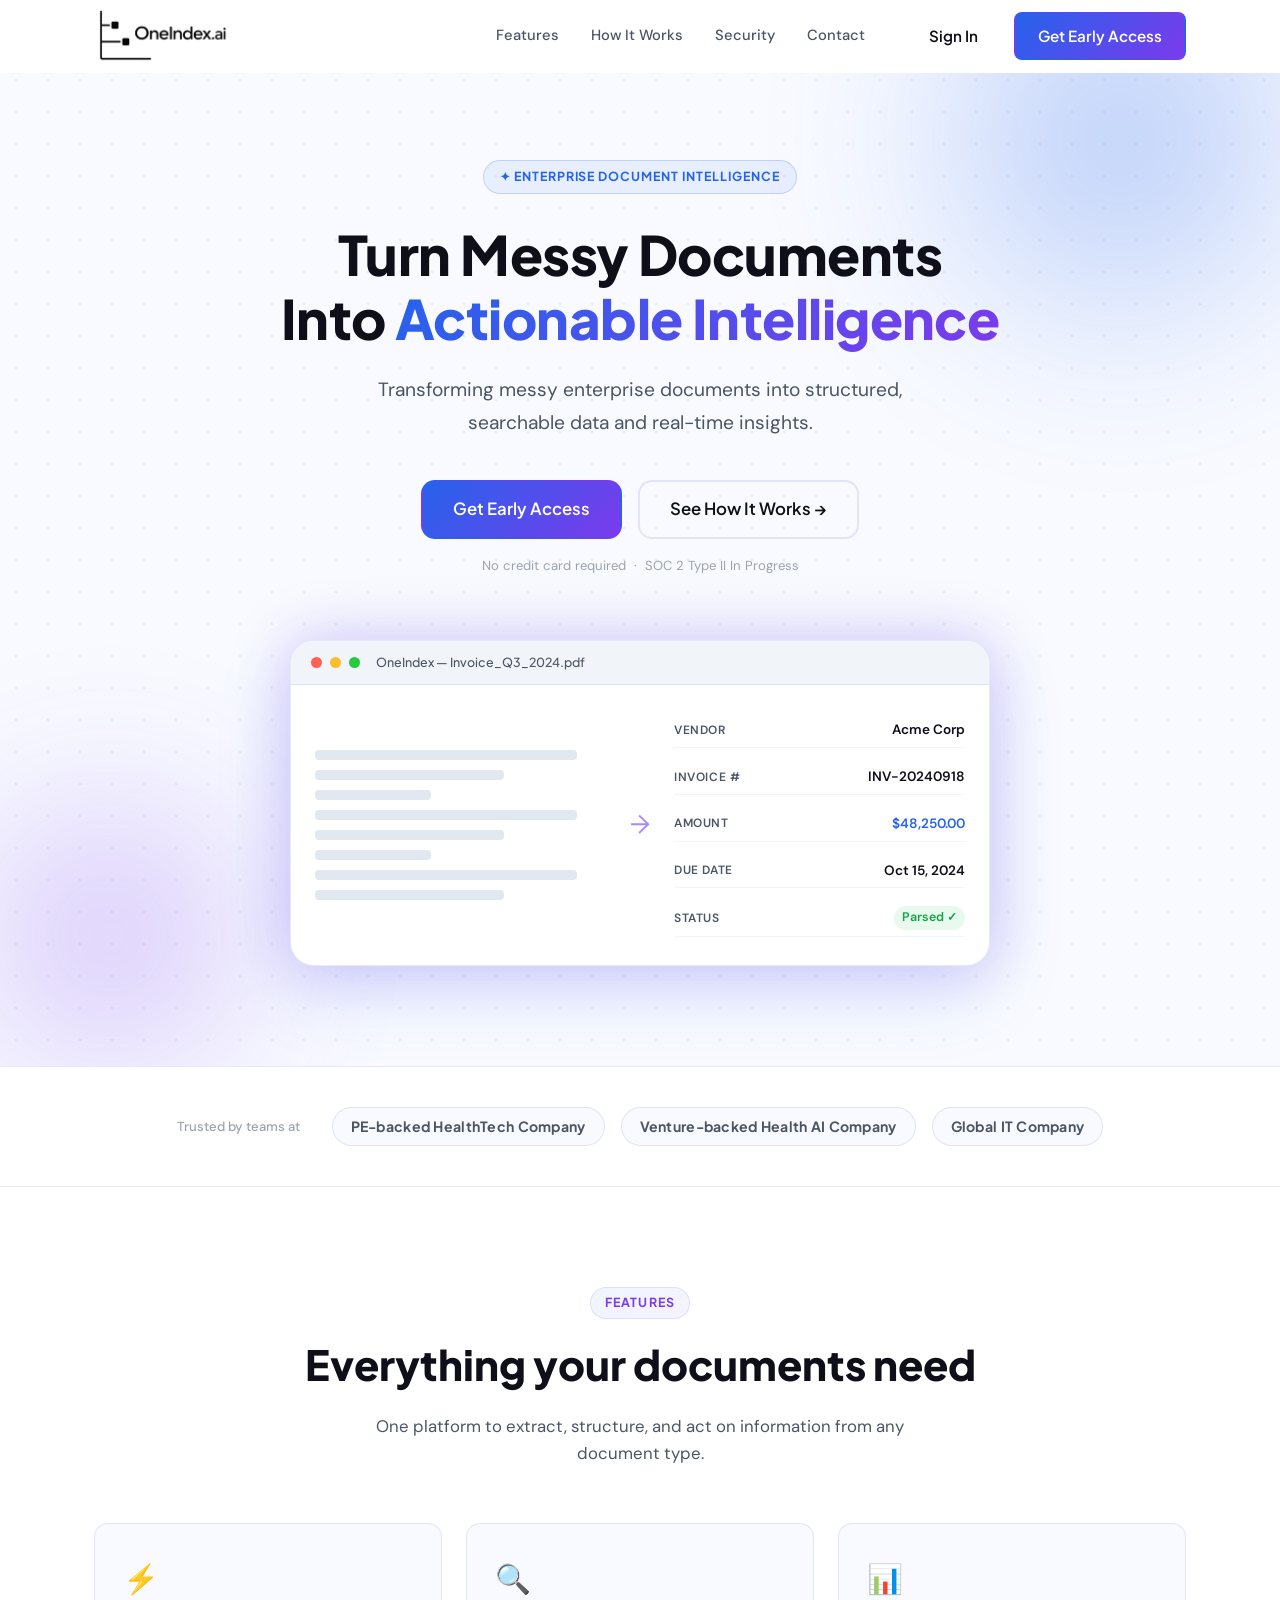
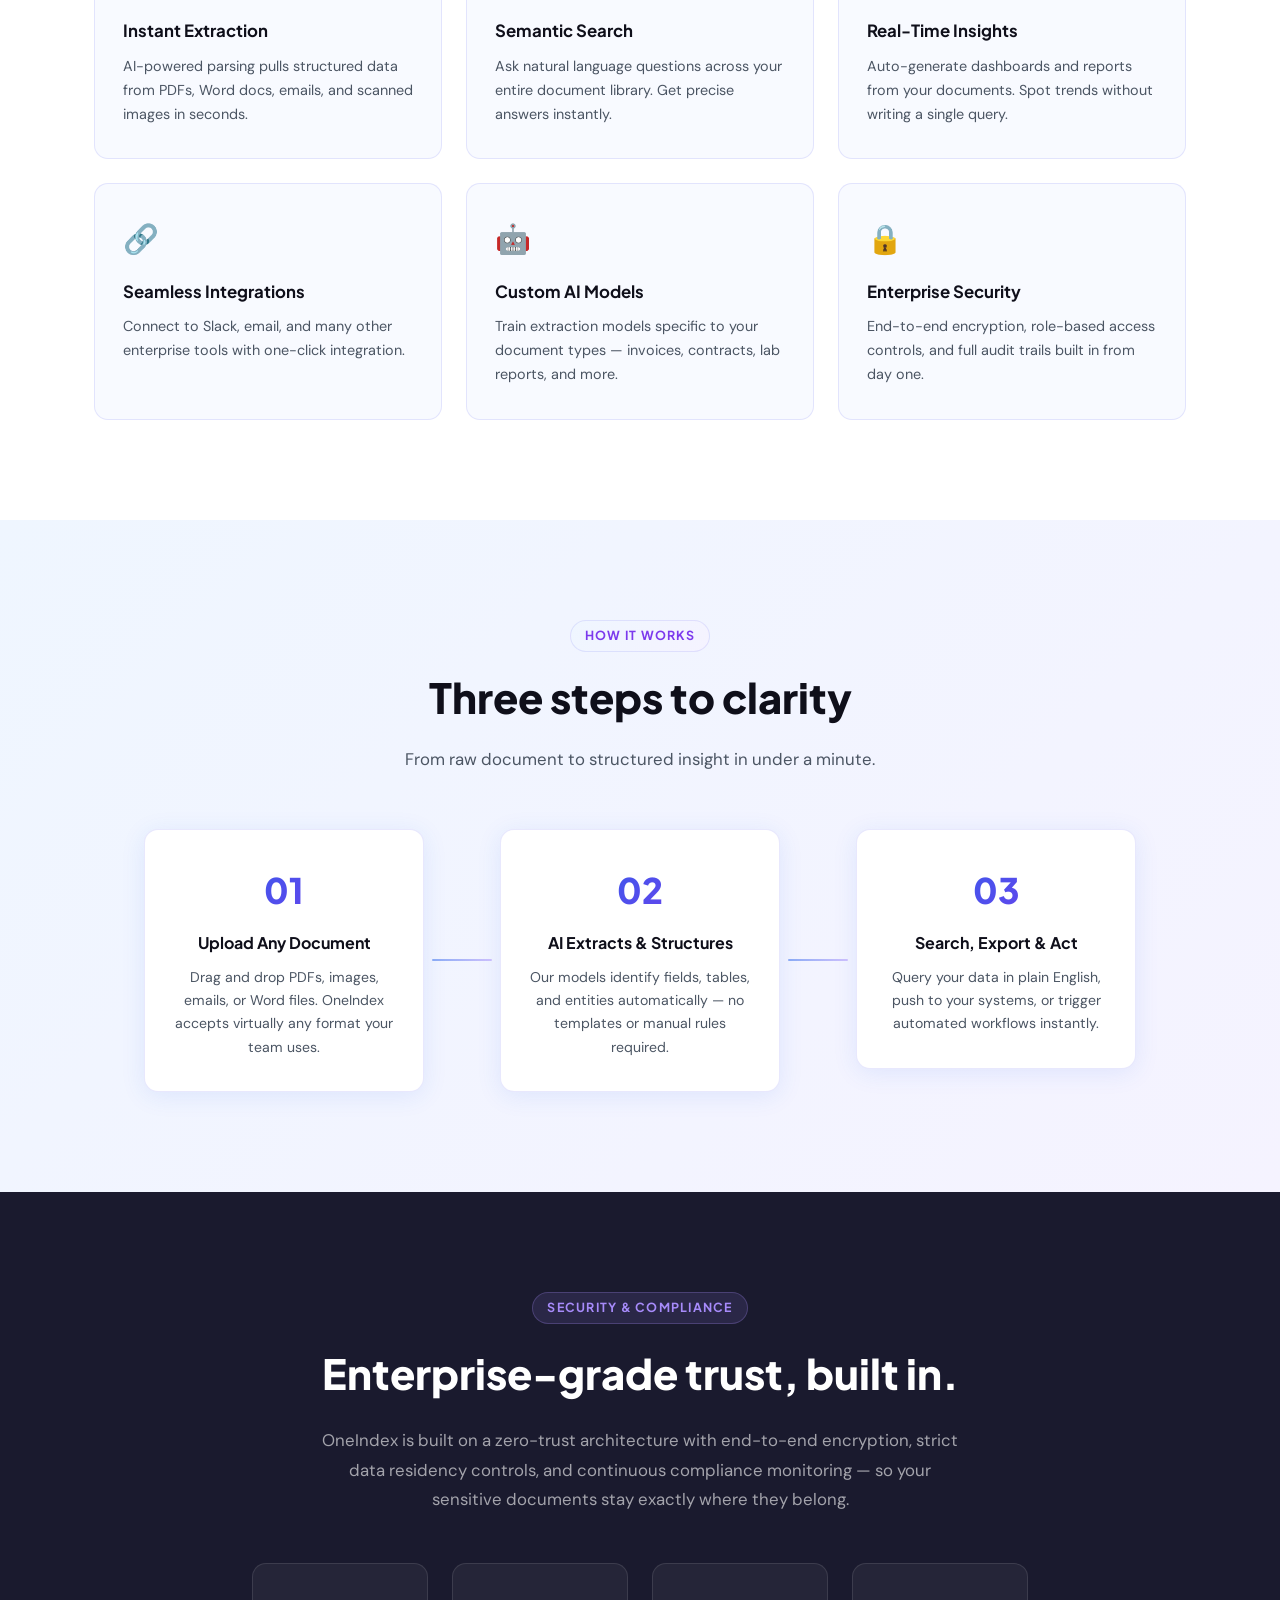
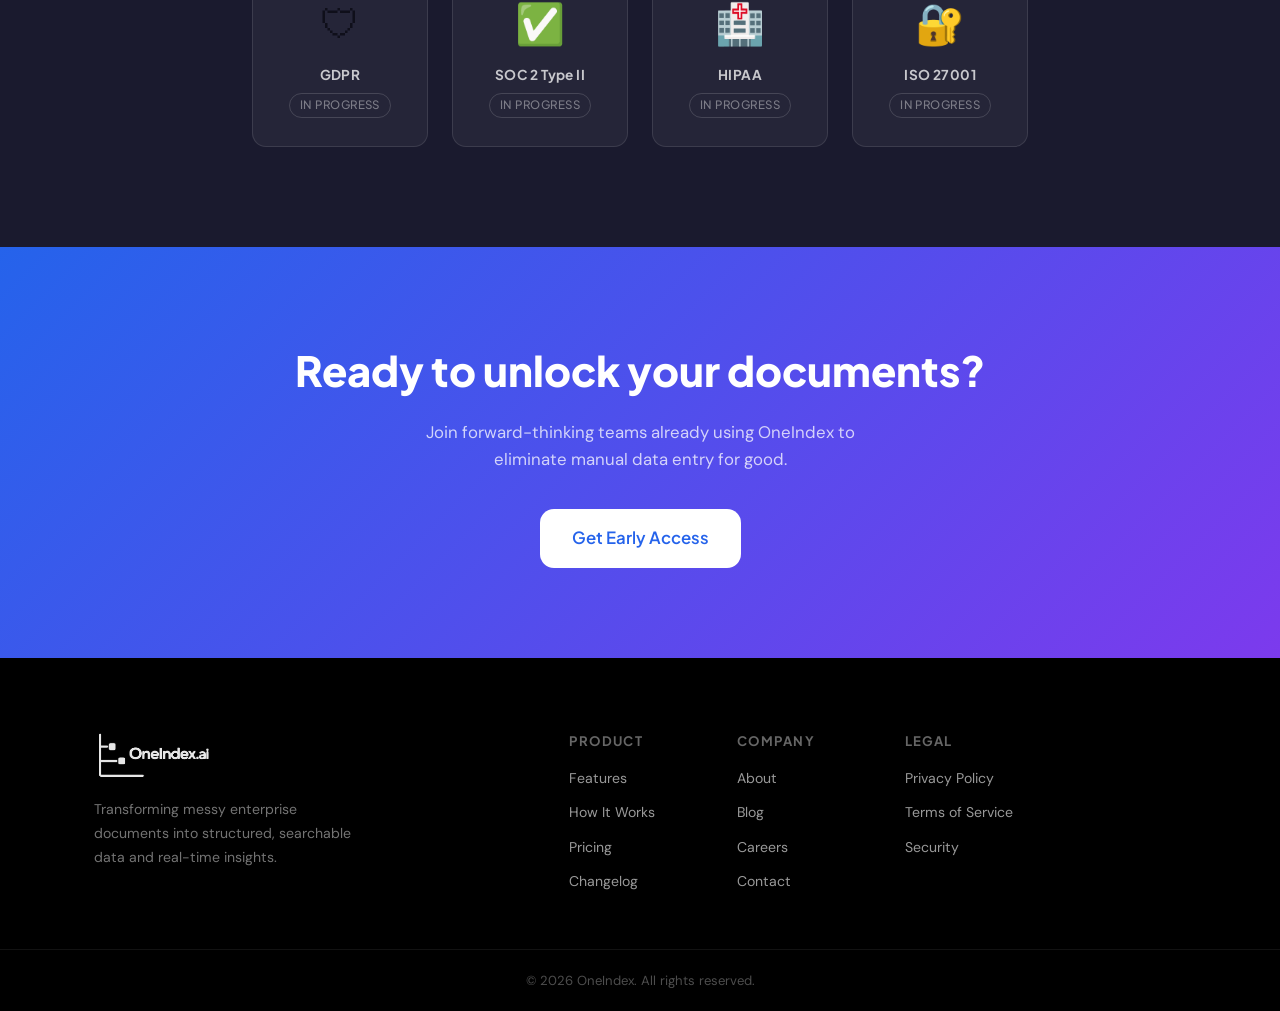
<file: index.html>
<!DOCTYPE html>
<html lang="en">
  <head>
    <meta charset="UTF-8" />
    <meta name="viewport" content="width=device-width, initial-scale=1.0" />
    <title>OneIndex</title>
    <link rel="preconnect" href="https://fonts.googleapis.com" />
    <link rel="preconnect" href="https://fonts.gstatic.com" crossorigin />
    <link
      href="https://fonts.googleapis.com/css2?family=Plus+Jakarta+Sans:wght@400;500;600;700;800&family=DM+Sans:ital,opsz,wght@0,9..40,300;0,9..40,400;0,9..40,500;1,9..40,300&display=swap"
      rel="stylesheet"
    />
    <link rel="stylesheet" href="styles.css" />
  </head>
  <body>

    <!-- ========== NAVBAR ========== -->
    <header class="navbar">
      <div class="navbar__inner">
        <a href="#" class="navbar__logo">
          <img src="logo.png" alt="OneIndex.ai" class="navbar__logo-img" />
        </a>
        <nav class="navbar__links">
          <a href="#features">Features</a>
          <a href="#how-it-works">How It Works</a>
          <a href="#security">Security</a>
          <a href="#contact">Contact</a>
        </nav>
        <div class="navbar__cta">
          <a href="#" class="btn btn--ghost">Sign In</a>
          <a href="early-access.html" target="_blank" class="btn btn--primary">Get Early Access</a>
        </div>
        <button class="navbar__burger" aria-label="Open menu">
          <span></span><span></span><span></span>
        </button>
      </div>
    </header>

    <!-- mobile nav drawer -->
    <div class="mobile-nav" id="mobileNav">
      <div class="mobile-nav__header">
        <a href="#" class="navbar__logo">
          <img src="logo.png" alt="OneIndex.ai" class="navbar__logo-img" />
        </a>
        <button class="mobile-nav__close" id="mobileNavClose" aria-label="Close menu">✕</button>
      </div>
      <div class="mobile-nav__cta">
        <a href="early-access.html" target="_blank" class="btn btn--primary">Get Early Access</a>
      </div>
      <nav class="mobile-nav__links">
        <a href="#features">Features</a>
        <a href="#how-it-works">How It Works</a>
        <a href="#security">Security</a>
        <a href="#contact">Contact</a>
      </nav>
    </div>

    <!-- ========== HERO ========== -->
    <section class="hero" id="hero">
      <div class="hero__bg-grid"></div>
      <div class="hero__orb hero__orb--1"></div>
      <div class="hero__orb hero__orb--2"></div>
      <div class="container hero__inner">
        <div class="hero__badge">✦ Enterprise Document Intelligence</div>
        <h1 class="hero__headline">
          Turn Messy Documents<br />
          Into <span class="gradient-text">Actionable Intelligence</span>
        </h1>
        <p class="hero__sub">
          Transforming messy enterprise documents into structured, searchable data and real-time insights.
        </p>
        <div class="hero__actions">
          <a href="early-access.html" target="_blank" class="btn btn--primary btn--lg">Get Early Access</a>
          <a href="#how-it-works" class="btn btn--outline btn--lg">See How It Works →</a>
        </div>
        <p class="hero__disclaimer">No credit card required &nbsp;·&nbsp; SOC 2 Type II In Progress</p>

        <!-- Mock UI card -->
        <div class="hero__mockup">
          <div class="mockup__bar">
            <span class="mockup__dot red"></span>
            <span class="mockup__dot yellow"></span>
            <span class="mockup__dot green"></span>
            <span class="mockup__title">OneIndex — Invoice_Q3_2024.pdf</span>
          </div>
          <div class="mockup__body">
            <div class="mockup__col mockup__col--doc">
              <div class="mockup__doc-line long"></div>
              <div class="mockup__doc-line medium"></div>
              <div class="mockup__doc-line short"></div>
              <div class="mockup__doc-line long"></div>
              <div class="mockup__doc-line medium"></div>
              <div class="mockup__doc-line short"></div>
              <div class="mockup__doc-line long"></div>
              <div class="mockup__doc-line medium"></div>
            </div>
            <div class="mockup__col mockup__col--arrow">→</div>
            <div class="mockup__col mockup__col--data">
              <div class="mockup__field">
                <span class="mockup__label">Vendor</span>
                <span class="mockup__value">Acme Corp</span>
              </div>
              <div class="mockup__field">
                <span class="mockup__label">Invoice #</span>
                <span class="mockup__value">INV-20240918</span>
              </div>
              <div class="mockup__field">
                <span class="mockup__label">Amount</span>
                <span class="mockup__value highlight">$48,250.00</span>
              </div>
              <div class="mockup__field">
                <span class="mockup__label">Due Date</span>
                <span class="mockup__value">Oct 15, 2024</span>
              </div>
              <div class="mockup__field">
                <span class="mockup__label">Status</span>
                <span class="mockup__value tag">Parsed ✓</span>
              </div>
            </div>
          </div>
        </div>
      </div>
    </section>

    <!-- ========== SOCIAL PROOF STRIP ========== -->
    <section class="social-proof">
      <div class="container">
        <p class="social-proof__label">Trusted by teams at</p>
        <div class="social-proof__logos">
          <span class="logo-pill">PE-backed HealthTech Company</span>
          <span class="logo-pill">Venture-backed Health AI Company</span>
          <span class="logo-pill">Global IT Company</span>
        </div>
      </div>
    </section>

    <!-- ========== FEATURES ========== -->
    <section class="features" id="features">
      <div class="container">
        <div class="section-header">
          <span class="section-tag">Features</span>
          <h2>Everything your documents need</h2>
          <p>One platform to extract, structure, and act on information from any document type.</p>
        </div>
        <div class="features__grid">
          <div class="feature-card">
            <div class="feature-card__icon">⚡</div>
            <h3>Instant Extraction</h3>
            <p>AI-powered parsing pulls structured data from PDFs, Word docs, emails, and scanned images in seconds.</p>
          </div>
          <div class="feature-card">
            <div class="feature-card__icon">🔍</div>
            <h3>Semantic Search</h3>
            <p>Ask natural language questions across your entire document library. Get precise answers instantly.</p>
          </div>
          <div class="feature-card">
            <div class="feature-card__icon">📊</div>
            <h3>Real-Time Insights</h3>
            <p>Auto-generate dashboards and reports from your documents. Spot trends without writing a single query.</p>
          </div>
          <div class="feature-card">
            <div class="feature-card__icon">🔗</div>
            <h3>Seamless Integrations</h3>
            <p>Connect to Slack, email, and many other enterprise tools with one-click integration.</p>
          </div>
          <div class="feature-card">
            <div class="feature-card__icon">🤖</div>
            <h3>Custom AI Models</h3>
            <p>Train extraction models specific to your document types — invoices, contracts, lab reports, and more.</p>
          </div>
          <div class="feature-card">
            <div class="feature-card__icon">🔒</div>
            <h3>Enterprise Security</h3>
            <p>End-to-end encryption, role-based access controls, and full audit trails built in from day one.</p>
          </div>
        </div>
      </div>
    </section>

    <!-- ========== HOW IT WORKS ========== -->
    <section class="how-it-works" id="how-it-works">
      <div class="container">
        <div class="section-header">
          <span class="section-tag">How It Works</span>
          <h2>Three steps to clarity</h2>
          <p>From raw document to structured insight in under a minute.</p>
        </div>
        <div class="steps">
          <div class="step">
            <div class="step__num">01</div>
            <div class="step__content">
              <h3>Upload Any Document</h3>
              <p>Drag and drop PDFs, images, emails, or Word files. OneIndex accepts virtually any format your team uses.</p>
            </div>
          </div>
          <div class="step__connector"></div>
          <div class="step">
            <div class="step__num">02</div>
            <div class="step__content">
              <h3>AI Extracts &amp; Structures</h3>
              <p>Our models identify fields, tables, and entities automatically — no templates or manual rules required.</p>
            </div>
          </div>
          <div class="step__connector"></div>
          <div class="step">
            <div class="step__num">03</div>
            <div class="step__content">
              <h3>Search, Export &amp; Act</h3>
              <p>Query your data in plain English, push to your systems, or trigger automated workflows instantly.</p>
            </div>
          </div>
        </div>
      </div>
    </section>

    <!-- ========== SECURITY / COMPLIANCE ========== -->
    <section class="security" id="security">
      <div class="container">
        <div class="security__inner">
          <div class="section-tag">Security &amp; Compliance</div>
          <h2>Enterprise-grade trust, built in.</h2>
          <p class="security__statement">
            OneIndex is built on a zero-trust architecture with end-to-end encryption, strict data residency controls, and continuous compliance monitoring — so your sensitive documents stay exactly where they belong.
          </p>
          <div class="compliance__badges">
            <div class="compliance__badge">
              <div class="compliance__icon">🛡</div>
              <span>GDPR</span>
              <span class="compliance__status">In Progress</span>
            </div>
            <div class="compliance__badge">
              <div class="compliance__icon">✅</div>
              <span>SOC 2 Type II</span>
              <span class="compliance__status">In Progress</span>
            </div>
            <div class="compliance__badge">
              <div class="compliance__icon">🏥</div>
              <span>HIPAA</span>
              <span class="compliance__status">In Progress</span>
            </div>
            <div class="compliance__badge">
              <div class="compliance__icon">🔐</div>
              <span>ISO 27001</span>
              <span class="compliance__status">In Progress</span>
            </div>
          </div>
        </div>
      </div>
    </section>

    <!-- ========== CTA BANNER ========== -->
    <section class="cta-banner">
      <div class="container cta-banner__inner">
        <h2>Ready to unlock your documents?</h2>
        <p>Join forward-thinking teams already using OneIndex to eliminate manual data entry for good.</p>
        <a href="early-access.html" target="_blank" class="btn btn--primary btn--lg">Get Early Access</a>
      </div>
    </section>

    <!-- ========== FOOTER ========== -->
    <footer class="footer" id="contact">
      <div class="container footer__inner">
        <div class="footer__brand">
          <a href="#" class="navbar__logo">
            <img src="logo.png" alt="OneIndex.ai" class="navbar__logo-img navbar__logo-img--footer" />
          </a>
          <p>Transforming messy enterprise documents into structured, searchable data and real-time insights.</p>
        </div>
        <div class="footer__links">
          <div class="footer__col">
            <h4>Product</h4>
            <a href="#features">Features</a>
            <a href="#how-it-works">How It Works</a>
            <a href="#">Pricing</a>
            <a href="#">Changelog</a>
          </div>
          <div class="footer__col">
            <h4>Company</h4>
            <a href="#">About</a>
            <a href="#">Blog</a>
            <a href="#">Careers</a>
            <a href="#">Contact</a>
          </div>
          <div class="footer__col">
            <h4>Legal</h4>
            <a href="#">Privacy Policy</a>
            <a href="#">Terms of Service</a>
            <a href="#">Security</a>
          </div>
        </div>
      </div>
      <div class="footer__bottom">
        <p>© 2026 OneIndex. All rights reserved.</p>
      </div>
    </footer>
    <script>
      const navbar = document.querySelector('.navbar');
      window.addEventListener('scroll', () => {
        navbar.classList.toggle('navbar--scrolled', window.scrollY > 20);
      });

      const burger = document.querySelector('.navbar__burger');
      const mobileNav = document.getElementById('mobileNav');
      const closeBtn = document.getElementById('mobileNavClose');

      burger.addEventListener('click', () => mobileNav.classList.add('open'));
      closeBtn.addEventListener('click', () => mobileNav.classList.remove('open'));
      mobileNav.querySelectorAll('a').forEach(a => a.addEventListener('click', () => mobileNav.classList.remove('open')));
    </script>
  </body>
</html>
</file>
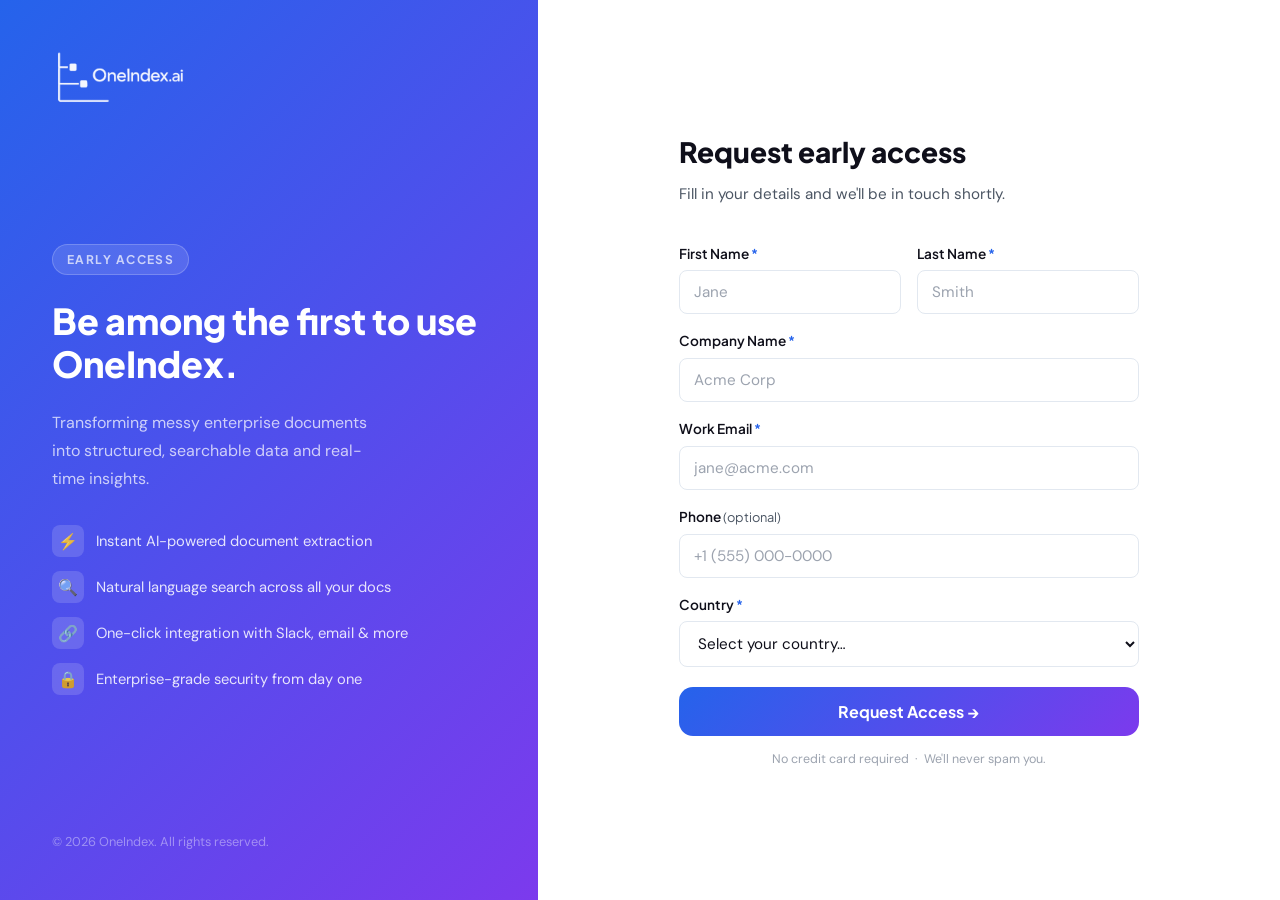
<file: early-access.html>
<!DOCTYPE html>
<html lang="en">
  <head>
    <meta charset="UTF-8" />
    <meta name="viewport" content="width=device-width, initial-scale=1.0" />
    <title>Get Early Access — OneIndex</title>
    <link rel="preconnect" href="https://fonts.googleapis.com" />
    <link rel="preconnect" href="https://fonts.gstatic.com" crossorigin />
    <link href="https://fonts.googleapis.com/css2?family=Plus+Jakarta+Sans:wght@400;500;600;700;800&family=DM+Sans:ital,opsz,wght@0,9..40,300;0,9..40,400;0,9..40,500;1,9..40,300&display=swap" rel="stylesheet" />
    <style>
      :root {
        --blue: #2563EB;
        --purple: #7C3AED;
        --purple-light: #A78BFA;
        --grad: linear-gradient(135deg, var(--blue) 0%, var(--purple) 100%);
        --dark: #0F0F1A;
        --mid: #4B5563;
        --light: #F8FAFF;
        --white: #FFFFFF;
        --border: rgba(99,102,241,0.15);
        --font-display: 'Plus Jakarta Sans', sans-serif;
        --font-body: 'DM Sans', sans-serif;
        --radius-sm: 8px;
        --radius-md: 14px;
        --radius-lg: 24px;
      }
      *, *::before, *::after { box-sizing: border-box; margin: 0; padding: 0; }
      html { scroll-behavior: smooth; }
      body {
        font-family: var(--font-body);
        color: var(--dark);
        background: var(--white);
        line-height: 1.6;
        min-height: 100vh;
        display: flex;
        flex-direction: column;
      }
      a { text-decoration: none; color: inherit; }
      img { max-width: 100%; display: block; }

      /* ── page layout ── */
      .page {
        display: flex;
        flex: 1;
        min-height: 100vh;
      }

      /* ── left panel ── */
      .panel-left {
        width: 42%;
        background: var(--grad);
        display: flex;
        flex-direction: column;
        justify-content: space-between;
        padding: 48px 52px;
        position: sticky;
        top: 0;
        height: 100vh;
      }
      .panel-left__logo img {
        height: 60px;
        width: auto;
        filter: brightness(0) invert(1);
        opacity: 0.95;
      }
      .panel-left__content {
        flex: 1;
        display: flex;
        flex-direction: column;
        justify-content: center;
        gap: 24px;
      }
      .panel-left__tag {
        display: inline-block;
        font-family: var(--font-display);
        font-size: 0.75rem;
        font-weight: 700;
        letter-spacing: 0.12em;
        text-transform: uppercase;
        color: rgba(255,255,255,0.7);
        background: rgba(255,255,255,0.12);
        border: 1px solid rgba(255,255,255,0.2);
        padding: 5px 14px;
        border-radius: 100px;
        width: fit-content;
      }
      .panel-left__headline {
        font-family: var(--font-display);
        font-size: clamp(1.8rem, 2.8vw, 2.6rem);
        font-weight: 800;
        color: var(--white);
        line-height: 1.2;
      }
      .panel-left__sub {
        font-size: 1rem;
        color: rgba(255,255,255,0.72);
        line-height: 1.75;
        max-width: 340px;
      }
      .panel-left__benefits {
        display: flex;
        flex-direction: column;
        gap: 14px;
        margin-top: 8px;
      }
      .benefit {
        display: flex;
        align-items: center;
        gap: 12px;
        font-size: 0.92rem;
        color: rgba(255,255,255,0.85);
      }
      .benefit__icon {
        width: 32px;
        height: 32px;
        background: rgba(255,255,255,0.15);
        border-radius: 8px;
        display: flex;
        align-items: center;
        justify-content: center;
        font-size: 1rem;
        flex-shrink: 0;
      }
      .panel-left__footer {
        font-size: 0.8rem;
        color: rgba(255,255,255,0.4);
      }

      /* ── right panel ── */
      .panel-right {
        flex: 1;
        display: flex;
        align-items: center;
        justify-content: center;
        padding: 60px 48px;
        overflow-y: auto;
      }
      .form-wrap {
        width: 100%;
        max-width: 460px;
      }
      .form-wrap__title {
        font-family: var(--font-display);
        font-size: 1.75rem;
        font-weight: 800;
        color: var(--dark);
        margin-bottom: 8px;
      }
      .form-wrap__sub {
        font-size: 0.95rem;
        color: var(--mid);
        margin-bottom: 36px;
      }

      /* form elements */
      .form__row { display: grid; grid-template-columns: 1fr 1fr; gap: 16px; }
      .form__group { display: flex; flex-direction: column; gap: 6px; margin-bottom: 16px; }
      .form__group label {
        font-size: 0.85rem;
        font-weight: 600;
        color: var(--dark);
        font-family: var(--font-display);
      }
      .required { color: var(--blue); }
      .optional { font-weight: 400; color: var(--mid); font-size: 0.8rem; }
      .form__group input,
      .form__group select {
        padding: 11px 14px;
        border: 1.5px solid #E2E8F0;
        border-radius: var(--radius-sm);
        font-family: var(--font-body);
        font-size: 0.95rem;
        color: var(--dark);
        background: var(--white);
        transition: border-color 0.2s, box-shadow 0.2s;
        outline: none;
        width: 100%;
      }
      .form__group input:focus,
      .form__group select:focus {
        border-color: var(--blue);
        box-shadow: 0 0 0 3px rgba(37,99,235,0.1);
      }
      .form__group input::placeholder { color: #9CA3AF; }
      .form__error {
        background: rgba(239,68,68,0.08);
        border: 1px solid rgba(239,68,68,0.25);
        color: #DC2626;
        font-size: 0.88rem;
        padding: 10px 14px;
        border-radius: var(--radius-sm);
        margin-bottom: 12px;
        display: none;
      }
      .btn-submit {
        width: 100%;
        padding: 14px;
        background: var(--grad);
        color: var(--white);
        font-family: var(--font-display);
        font-weight: 700;
        font-size: 1rem;
        border: none;
        border-radius: var(--radius-md);
        cursor: pointer;
        transition: opacity 0.2s, transform 0.2s, box-shadow 0.2s;
        margin-top: 4px;
      }
      .btn-submit:hover {
        opacity: 0.88;
        transform: translateY(-1px);
        box-shadow: 0 8px 24px rgba(124,58,237,0.35);
      }
      .form__disclaimer {
        font-size: 0.78rem;
        color: #9CA3AF;
        text-align: center;
        margin-top: 14px;
      }

      /* success */
      .success-state {
        display: none;
        flex-direction: column;
        align-items: center;
        text-align: center;
        gap: 16px;
        padding: 40px 0;
      }
      .success-state__icon { font-size: 4rem; }
      .success-state h2 {
        font-family: var(--font-display);
        font-size: 1.6rem;
        font-weight: 800;
        color: var(--dark);
      }
      .success-state p { color: var(--mid); max-width: 320px; }
      .success-state__back {
        display: inline-block;
        margin-top: 8px;
        color: var(--blue);
        font-weight: 600;
        font-size: 0.9rem;
        cursor: pointer;
      }
      .success-state__back:hover { text-decoration: underline; }

      /* responsive  */
      @media (max-width: 768px) {
        .page { flex-direction: column; }
        .panel-left {
          width: 100%;
          height: auto;
          position: static;
          padding: 36px 28px;
        }
        .panel-left__benefits { display: none; }
        .panel-left__footer { display: none; }
        .panel-left__content { gap: 16px; padding: 20px 0 8px; }
        .panel-left__headline { font-size: 1.6rem; }
        .panel-right { padding: 40px 24px; }
        .form__row { grid-template-columns: 1fr; }
      }

      @keyframes fadeUp {
        from { opacity: 0; transform: translateY(20px); }
        to   { opacity: 1; transform: translateY(0); }
      }
      .form-wrap { animation: fadeUp 0.5s ease both; }
    </style>
  </head>
  <body>
    <div class="page">
      <!-- left brand panel -->
      <div class="panel-left">
        <div class="panel-left__logo">
          <a href="index.html">
            <img src="logo transparent .png" alt="OneIndex.ai" />
          </a>
        </div>
        <div class="panel-left__content">
          <span class="panel-left__tag">Early Access</span>
          <h1 class="panel-left__headline">Be among the first to use OneIndex.</h1>
          <p class="panel-left__sub">Transforming messy enterprise documents into structured, searchable data and real-time insights.</p>
          <div class="panel-left__benefits">
            <div class="benefit">
              <div class="benefit__icon">⚡</div>
              <span>Instant AI-powered document extraction</span>
            </div>
            <div class="benefit">
              <div class="benefit__icon">🔍</div>
              <span>Natural language search across all your docs</span>
            </div>
            <div class="benefit">
              <div class="benefit__icon">🔗</div>
              <span>One-click integration with Slack, email & more</span>
            </div>
            <div class="benefit">
              <div class="benefit__icon">🔒</div>
              <span>Enterprise-grade security from day one</span>
            </div>
          </div>
        </div>
        <div class="panel-left__footer">© 2026 OneIndex. All rights reserved.</div>
      </div>

      <!-- fight form panel -->
      <div class="panel-right">
        <div class="form-wrap">
          <div id="formSection">
            <h2 class="form-wrap__title">Request early access</h2>
            <p class="form-wrap__sub">Fill in your details and we'll be in touch shortly.</p>

            <div class="form__row">
              <div class="form__group">
                <label for="firstName">First Name <span class="required">*</span></label>
                <input type="text" id="firstName" placeholder="Jane" />
              </div>
              <div class="form__group">
                <label for="lastName">Last Name <span class="required">*</span></label>
                <input type="text" id="lastName" placeholder="Smith" />
              </div>
            </div>
            <div class="form__group">
              <label for="companyName">Company Name <span class="required">*</span></label>
              <input type="text" id="companyName" placeholder="Acme Corp" />
            </div>
            <div class="form__group">
              <label for="email">Work Email <span class="required">*</span></label>
              <input type="email" id="email" placeholder="jane@acme.com" />
            </div>
            <div class="form__group">
              <label for="phone">Phone <span class="optional">(optional)</span></label>
              <input type="tel" id="phone" placeholder="+1 (555) 000-0000" />
            </div>
            <div class="form__group">
              <label for="country">Country <span class="required">*</span></label>
              <select id="country">
                <option value="">Select your country…</option>
                <option>United States</option>
                <option>United Kingdom</option>
                <option>Canada</option>
                <option>Australia</option>
                <option>Germany</option>
                <option>France</option>
                <option>India</option>
                <option>Singapore</option>
                <option>Other</option>
              </select>
            </div>

            <div class="form__error" id="formError"></div>
            <button class="btn-submit" id="formSubmit">Request Access →</button>
            <p class="form__disclaimer">No credit card required &nbsp;·&nbsp; We'll never spam you.</p>
          </div>

          <!-- success state -->
          <div class="success-state" id="successState">
            <div class="success-state__icon">🎉</div>
            <h2>You're on the list!</h2>
            <p>Thanks for your interest in OneIndex. We'll reach out soon with next steps.</p>
            <span class="success-state__back" onclick="window.close()">← Back to OneIndex</span>
          </div>
        </div>
      </div>
    </div>

    <script>
      document.getElementById('formSubmit').addEventListener('click', () => {
        const firstName = document.getElementById('firstName').value.trim();
        const lastName  = document.getElementById('lastName').value.trim();
        const company   = document.getElementById('companyName').value.trim();
        const email     = document.getElementById('email').value.trim();
        const country   = document.getElementById('country').value;
        const phone     = document.getElementById('phone').value.trim();
        const errorEl   = document.getElementById('formError');

        errorEl.style.display = 'none';

        if (!firstName || !lastName || !company || !email || !country) {
          errorEl.textContent = 'Please fill in all required fields.';
          errorEl.style.display = 'block';
          return;
        }
        const emailRegex = /^[^\s@]+@[^\s@]+\.[^\s@]+$/;
        if (!emailRegex.test(email)) {
          errorEl.textContent = 'Please enter a valid email address.';
          errorEl.style.display = 'block';
          return;
        }
        if (phone) {
          const phoneRegex = /^[\d\s\+\-\(\)]{7,20}$/;
          if (!phoneRegex.test(phone)) {
            errorEl.textContent = 'Please enter a valid phone number.';
            errorEl.style.display = 'block';
            return;
          }
        }

        document.getElementById('formSection').style.display = 'none';
        const s = document.getElementById('successState');
        s.style.display = 'flex';
      });
    </script>
  </body>
</html>
</file>
<file: styles.css>
/* ---------- CSS Variables ---------- */
:root {
  --blue:       #2563EB;
  --blue-light: #3B82F6;
  --purple:     #7C3AED;
  --purple-light:#A78BFA;
  --grad:       linear-gradient(135deg, var(--blue) 0%, var(--purple) 100%);
  --grad-soft:  linear-gradient(135deg, #EFF6FF 0%, #F5F3FF 100%);

  --dark:       #0F0F1A;
  --dark-2:     #1A1A2E;
  --mid:        #4B5563;
  --light:      #F8FAFF;
  --white:      #FFFFFF;
  --border:     rgba(99, 102, 241, 0.15);

  --font-display: 'Plus Jakarta Sans', sans-serif;
  --font-body:    'DM Sans', sans-serif;

  --radius-sm:  8px;
  --radius-md:  14px;
  --radius-lg:  24px;

  --shadow-card: 0 4px 24px rgba(37, 99, 235, 0.10);
  --shadow-glow: 0 0 60px rgba(124, 58, 237, 0.25);
}

/* ---------- Reset & Base ---------- */
*, *::before, *::after { box-sizing: border-box; margin: 0; padding: 0; }
html { scroll-behavior: smooth; }
body {
  font-family: var(--font-body);
  color: var(--dark);
  background: var(--white);
  line-height: 1.6;
  overflow-x: hidden;
}
a { text-decoration: none; color: inherit; }
img { max-width: 100%; display: block; }

/* ---------- Container ---------- */
.container {
  width: 100%;
  max-width: 1140px;
  margin: 0 auto;
  padding: 0 24px;
}

/* ---------- Buttons ---------- */
.btn {
  display: inline-flex;
  align-items: center;
  gap: 8px;
  font-family: var(--font-display);
  font-weight: 600;
  font-size: 0.95rem;
  padding: 10px 22px;
  border-radius: var(--radius-sm);
  cursor: pointer;
  transition: all 0.2s ease;
  border: 2px solid transparent;
  white-space: nowrap;
}
.btn--primary { background: var(--grad); color: var(--white); }
.btn--primary:hover {
  opacity: 0.88;
  transform: translateY(-1px);
  box-shadow: 0 8px 24px rgba(124,58,237,0.35);
}
.btn--ghost { color: var(--dark); background: transparent; }
.btn--ghost:hover { color: var(--blue); }
.btn--outline { border-color: var(--border); color: var(--dark); background: transparent; }
.btn--outline:hover { border-color: var(--blue); color: var(--blue); }
.btn--lg { padding: 14px 30px; font-size: 1.05rem; border-radius: var(--radius-md); }

/* ---------- Gradient text ---------- */
.gradient-text {
  background: var(--grad);
  -webkit-background-clip: text;
  -webkit-text-fill-color: transparent;
  background-clip: text;
}

/* ---------- section shared ---------- */
.section-header { text-align: center; margin-bottom: 56px; }
.section-header h2 {
  font-family: var(--font-display);
  font-size: clamp(1.8rem, 3.5vw, 2.6rem);
  font-weight: 800;
  margin: 12px 0 16px;
  color: var(--dark);
}
.section-header p { font-size: 1.05rem; color: var(--mid); max-width: 540px; margin: 0 auto; }
.section-tag {
  display: inline-block;
  font-family: var(--font-display);
  font-size: 0.78rem;
  font-weight: 700;
  letter-spacing: 0.1em;
  text-transform: uppercase;
  background: var(--grad-soft);
  color: var(--purple);
  border: 1px solid var(--border);
  padding: 5px 14px;
  border-radius: 100px;
}

/* ---------- navbar ---------- */
.navbar {
  position: fixed;
  top: 0; left: 0; right: 0;
  z-index: 1000;
  background: #ffffff;
  border-bottom: 1px solid transparent;
  transition: border-color 0.3s, box-shadow 0.3s;
}
.navbar--scrolled {
  border-bottom-color: var(--border);
  box-shadow: 0 2px 20px rgba(37,99,235,0.08);
}
.navbar__inner {
  display: flex;
  align-items: center;
  gap: 40px;
  height: 72px;
  max-width: 1140px;
  margin: 0 auto;
  padding: 0 24px;
}

.navbar__logo { display: flex; align-items: center; flex-shrink: 0; }
.navbar__logo-img { height: 60px; width: auto; display: block; }
.navbar__logo-img--footer {
  height: 52px;
  filter: invert(1) brightness(2);
  opacity: 0.9;
}

/* nav links */
.navbar__links { display: flex; align-items: center; gap: 32px; margin-left: auto; }
.navbar__links a { font-size: 0.92rem; font-weight: 500; color: var(--mid); transition: color 0.2s; }
.navbar__links a:hover { color: var(--blue); }

/* CTA group */
.navbar__cta { display: flex; align-items: center; gap: 12px; }

/* burger (mobile) */
.navbar__burger {
  display: none;
  flex-direction: column;
  gap: 5px;
  background: none;
  border: none;
  cursor: pointer;
  padding: 4px;
  margin-left: auto;
}
.navbar__burger span {
  display: block;
  width: 24px; height: 2px;
  background: var(--dark);
  border-radius: 2px;
  transition: opacity 0.2s;
}

/* mobile nav drawer */
.mobile-nav {
  display: none;
  position: fixed;
  inset: 0;
  background: var(--white);
  z-index: 1100;
  flex-direction: column;
  transform: translateX(100%);
  transition: transform 0.3s ease;
  overflow-y: auto;
}
.mobile-nav.open { transform: translateX(0); }

.mobile-nav__header {
  display: flex;
  align-items: center;
  justify-content: space-between;
  padding: 20px 24px;
  border-bottom: 1px solid #F1F5F9;
}
.mobile-nav__close {
  font-size: 1.2rem;
  background: none;
  border: none;
  cursor: pointer;
  color: var(--mid);
  padding: 4px 8px;
  border-radius: 6px;
  transition: color 0.2s;
}
.mobile-nav__close:hover { color: var(--dark); }

.mobile-nav__cta {
  padding: 20px 24px;
  border-bottom: 1px solid #F1F5F9;
}
.mobile-nav__cta .btn--primary {
  width: 100%;
  justify-content: center;
  padding: 13px;
  font-size: 1rem;
  border-radius: 100px;
}

.mobile-nav__links {
  display: flex;
  flex-direction: column;
}
.mobile-nav__links a {
  display: block;
  padding: 18px 24px;
  font-family: var(--font-display);
  font-size: 1.1rem;
  font-weight: 500;
  color: var(--dark);
  border-bottom: 1px solid #F1F5F9;
  transition: color 0.2s, background 0.2s;
}
.mobile-nav__links a:hover {
  color: var(--blue);
  background: var(--light);
}

/* ---------- hero ---------- */

.hero {
  position: relative;
  padding: 160px 0 100px;
  overflow: hidden;
  background: var(--light);
}
.hero__bg-grid {
  position: absolute;
  inset: 0;
  background-image: radial-gradient(circle, rgba(99,102,241,0.12) 1px, transparent 1px);
  background-size: 32px 32px;
  pointer-events: none;
}
.hero__orb {
  position: absolute;
  border-radius: 50%;
  filter: blur(80px);
  pointer-events: none;
  opacity: 0.35;
}
.hero__orb--1 {
  width: 520px; height: 520px;
  background: radial-gradient(circle, var(--blue) 0%, transparent 70%);
  top: -120px; right: -100px;
}
.hero__orb--2 {
  width: 380px; height: 380px;
  background: radial-gradient(circle, var(--purple) 0%, transparent 70%);
  bottom: -60px; left: -80px;
}
.hero__inner {
  position: relative;
  z-index: 1;
  display: flex;
  flex-direction: column;
  align-items: center;
  text-align: center;
}
.hero__badge {
  display: inline-block;
  font-family: var(--font-display);
  font-size: 0.78rem;
  font-weight: 700;
  letter-spacing: 0.08em;
  text-transform: uppercase;
  color: var(--blue);
  background: rgba(37,99,235,0.08);
  border: 1px solid rgba(37,99,235,0.2);
  padding: 6px 16px;
  border-radius: 100px;
  margin-bottom: 28px;
  animation: fadeUp 0.6s ease both;
}
.hero__headline {
  font-family: var(--font-display);
  font-size: clamp(2.2rem, 4.5vw, 3.4rem);
  font-weight: 800;
  line-height: 1.18;
  letter-spacing: -0.01em;
  color: var(--dark);
  max-width: 720px;
  margin-bottom: 24px;
  animation: fadeUp 0.6s 0.1s ease both;
}
.hero__sub {
  font-size: clamp(1rem, 1.8vw, 1.2rem);
  color: var(--mid);
  max-width: 580px;
  line-height: 1.7;
  margin-bottom: 40px;
  animation: fadeUp 0.6s 0.2s ease both;
}
.hero__actions {
  display: flex;
  gap: 16px;
  flex-wrap: wrap;
  justify-content: center;
  animation: fadeUp 0.6s 0.3s ease both;
}
.hero__disclaimer {
  margin-top: 16px;
  font-size: 0.82rem;
  color: #9CA3AF;
  animation: fadeUp 0.6s 0.4s ease both;
}

/* mockup card */
.hero__mockup {
  width: 100%;
  max-width: 700px;
  background: var(--white);
  border: 1px solid var(--border);
  border-radius: var(--radius-lg);
  box-shadow: 0 24px 80px rgba(37,99,235,0.14), var(--shadow-glow);
  overflow: hidden;
  margin-top: 64px;
  animation: fadeUp 0.7s 0.5s ease both;
}
.mockup__bar {
  display: flex;
  align-items: center;
  gap: 8px;
  padding: 12px 20px;
  background: #F1F5F9;
  border-bottom: 1px solid var(--border);
}
.mockup__dot {
  width: 11px; height: 11px;
  border-radius: 50%;
}
.mockup__dot.red    { background: #FF5F57; }
.mockup__dot.yellow { background: #FFBD2E; }
.mockup__dot.green  { background: #28C840; }
.mockup__title {
  font-size: 0.78rem;
  color: var(--mid);
  font-family: var(--font-display);
  font-weight: 500;
  margin-left: 8px;
}
.mockup__body {
  display: flex;
  align-items: center;
  gap: 24px;
  padding: 28px 24px;
}
.mockup__col--doc {
  flex: 1;
  display: flex;
  flex-direction: column;
  gap: 10px;
}
.mockup__doc-line {
  height: 10px;
  background: #E2E8F0;
  border-radius: 4px;
}
.mockup__doc-line.long   { width: 90%; }
.mockup__doc-line.medium { width: 65%; }
.mockup__doc-line.short  { width: 40%; }
.mockup__col--arrow {
  font-size: 1.6rem;
  color: var(--purple-light);
  flex-shrink: 0;
}
.mockup__col--data { flex: 1; display: flex; flex-direction: column; gap: 12px; }
.mockup__field {
  display: flex;
  justify-content: space-between;
  align-items: center;
  padding: 6px 0;
  border-bottom: 1px solid #F1F5F9;
}
.mockup__label {
  font-size: 0.75rem;
  font-weight: 600;
  color: var(--mid);
  text-transform: uppercase;
  letter-spacing: 0.05em;
}
.mockup__value { font-size: 0.85rem; font-weight: 600; color: var(--dark); }
.mockup__value.highlight { color: var(--blue); }
.mockup__value.tag {
  background: rgba(34,197,94,0.1);
  color: #16A34A;
  padding: 2px 8px;
  border-radius: 100px;
  font-size: 0.78rem;
}

/* ---------- social proof ---------- */
.social-proof {
  padding: 40px 0;
  border-top: 1px solid var(--border);
  border-bottom: 1px solid var(--border);
  background: var(--white);
}
.social-proof .container {
  display: flex;
  align-items: center;
  gap: 32px;
  flex-wrap: wrap;
  justify-content: center;
}
.social-proof__label { font-size: 0.82rem; color: #9CA3AF; font-weight: 500; white-space: nowrap; }
.social-proof__logos { display: flex; gap: 16px; flex-wrap: wrap; justify-content: center; }
.logo-pill {
  font-family: var(--font-display);
  font-weight: 700;
  font-size: 0.88rem;
  color: var(--mid);
  background: var(--light);
  border: 1px solid var(--border);
  padding: 7px 18px;
  border-radius: 100px;
  letter-spacing: 0.02em;
}

/* ---------- features ---------- */
.features { padding: 100px 0; background: var(--white); }
.features__grid {
  display: grid;
  grid-template-columns: repeat(3, 1fr);
  gap: 24px;
}
.feature-card {
  background: var(--light);
  border: 1px solid var(--border);
  border-radius: var(--radius-md);
  padding: 32px 28px;
  transition: transform 0.25s, box-shadow 0.25s;
}
.feature-card:hover { transform: translateY(-4px); box-shadow: var(--shadow-card); }
.feature-card__icon { font-size: 1.8rem; margin-bottom: 16px; }
.feature-card h3 {
  font-family: var(--font-display);
  font-weight: 700;
  font-size: 1.05rem;
  margin-bottom: 10px;
  color: var(--dark);
}
.feature-card p { font-size: 0.9rem; color: var(--mid); line-height: 1.65; }

/* ---------- how it works ---------- */
.how-it-works { padding: 100px 0; background: var(--grad-soft); }
.steps {
  display: flex;
  align-items: flex-start;
  gap: 8px;
  justify-content: center;
  flex-wrap: wrap;
}
.step {
  flex: 1;
  min-width: 200px;
  max-width: 280px;
  text-align: center;
  padding: 32px 24px;
  background: var(--white);
  border: 1px solid var(--border);
  border-radius: var(--radius-md);
  box-shadow: var(--shadow-card);
}
.step__num {
  font-family: var(--font-display);
  font-size: 2.2rem;
  font-weight: 800;
  background: var(--grad);
  -webkit-background-clip: text;
  -webkit-text-fill-color: transparent;
  background-clip: text;
  margin-bottom: 12px;
}
.step__content h3 { font-family: var(--font-display); font-weight: 700; font-size: 1rem; margin-bottom: 10px; color: var(--dark); }
.step__content p  { font-size: 0.88rem; color: var(--mid); line-height: 1.65; }
.step__connector {
  flex-shrink: 0;
  width: 60px;
  height: 2px;
  background: linear-gradient(90deg, var(--blue), var(--purple-light));
  align-self: center;
  border-radius: 2px;
  opacity: 0.5;
}

/* ---------- security ---------- */
.security { padding: 100px 0; background: var(--dark-2); }
.security__inner { text-align: center; }
.security__inner .section-tag {
  background: rgba(167,139,250,0.12);
  color: var(--purple-light);
  border-color: rgba(167,139,250,0.25);
}
.security__inner h2 {
  font-family: var(--font-display);
  font-size: clamp(1.8rem, 3.5vw, 2.6rem);
  font-weight: 800;
  color: var(--white);
  margin: 16px 0 20px;
}
.security__statement {
  font-size: 1.05rem;
  color: rgba(255,255,255,0.6);
  max-width: 640px;
  margin: 0 auto 48px;
  line-height: 1.75;
}
.compliance__badges { display: flex; gap: 24px; justify-content: center; flex-wrap: wrap; }
.compliance__badge {
  display: flex;
  flex-direction: column;
  align-items: center;
  gap: 8px;
  padding: 28px 36px;
  background: rgba(255,255,255,0.05);
  border: 1px solid rgba(255,255,255,0.1);
  border-radius: var(--radius-md);
  transition: border-color 0.2s, background 0.2s;
  min-width: 130px;
}
.compliance__badge:hover { background: rgba(255,255,255,0.09); border-color: rgba(167,139,250,0.4); }
.compliance__icon { font-size: 2.5rem; }
.compliance__badge span {
  font-family: var(--font-display);
  font-weight: 700;
  font-size: 0.85rem;
  color: rgba(255,255,255,0.75);
  letter-spacing: 0.03em;
}
.compliance__status {
  font-family: var(--font-display) !important;
  font-size: 0.72rem !important;
  font-weight: 500 !important;
  color: rgba(255,255,255,0.4) !important;
  letter-spacing: 0.04em !important;
  text-transform: uppercase;
  border: 1px solid rgba(255,255,255,0.15);
  padding: 2px 10px;
  border-radius: 100px;
}

/* ---------- CTA banner ---------- */
.cta-banner { padding: 90px 0; background: var(--grad); }
.cta-banner__inner { text-align: center; }
.cta-banner h2 {
  font-family: var(--font-display);
  font-size: clamp(1.8rem, 3.5vw, 2.6rem);
  font-weight: 800;
  color: var(--white);
  margin-bottom: 16px;
}
.cta-banner p { font-size: 1.05rem; color: rgba(255,255,255,0.75); max-width: 480px; margin: 0 auto 36px; }
.cta-banner .btn--primary { background: var(--white); color: var(--blue); }
.cta-banner .btn--primary:hover { opacity: 0.92; box-shadow: 0 8px 32px rgba(0,0,0,0.2); }

/* ---------- footer ---------- */
.footer {
  background: #000000;
  padding: 72px 0 0;
}
.footer__inner { display: flex; gap: 64px; flex-wrap: wrap; padding-bottom: 56px; }
.footer__brand { flex: 2; min-width: 220px; }
.footer__brand .navbar__logo { margin-bottom: 16px; }
.footer__brand p { font-size: 0.88rem; color: rgba(255,255,255,0.45); line-height: 1.7; max-width: 260px; }
.footer__links { flex: 3; display: flex; gap: 48px; flex-wrap: wrap; }
.footer__col { display: flex; flex-direction: column; gap: 12px; min-width: 120px; }
.footer__col h4 {
  font-family: var(--font-display);
  font-weight: 700;
  font-size: 0.82rem;
  text-transform: uppercase;
  letter-spacing: 0.08em;
  color: rgba(255,255,255,0.4);
  margin-bottom: 4px;
}
.footer__col a { font-size: 0.88rem; color: rgba(255,255,255,0.6); transition: color 0.2s; }
.footer__col a:hover { color: var(--white); }
.footer__bottom {
  border-top: 1px solid rgba(255,255,255,0.07);
  padding: 20px 24px;
  text-align: center;
}
.footer__bottom p { font-size: 0.82rem; color: rgba(255,255,255,0.3); }

/* ---------- animations ---------- */
@keyframes fadeUp {
  from { opacity: 0; transform: translateY(24px); }
  to   { opacity: 1; transform: translateY(0); }
}

/* ---------- responsive ---------- */
@media (max-width: 992px) {
  .features__grid { grid-template-columns: repeat(2, 1fr); }
  .navbar__links { display: none; }
  .navbar__cta   { display: none; }
  .navbar__burger { display: flex; }
  .mobile-nav { display: flex; }
  .steps { gap: 0; flex-direction: column; align-items: center; }
  .step__connector {
    width: 2px;
    height: 40px;
    background: linear-gradient(180deg, var(--blue), var(--purple-light));
    align-self: center;
    transform: none;
  }
  .footer__inner { gap: 40px; }
}

@media (max-width: 576px) {
  .hero { padding: 120px 0 72px; }
  .hero__headline { font-size: 2rem; }
  .hero__actions { flex-direction: column; align-items: center; }
  .btn--lg { width: 100%; justify-content: center; }

  .features__grid { grid-template-columns: 1fr; }

  .mockup__body { flex-direction: column; gap: 16px; padding: 20px 16px; }
  .mockup__col--arrow { transform: rotate(90deg); text-align: center; }
  .mockup__col--doc { display: flex; flex-direction: column; width: 100%; }
  .mockup__doc-line.long   { width: 100%; }
  .mockup__doc-line.medium { width: 70%; }
  .mockup__doc-line.short  { width: 45%; }

  .compliance__badges { gap: 16px; }
  .compliance__badge { padding: 20px 24px; min-width: 100px; }

  .footer__links { flex-direction: column; gap: 32px; }
  .footer__inner { flex-direction: column; }

  .step { min-width: unset; width: 100%; max-width: 100%; }

}
</file>
